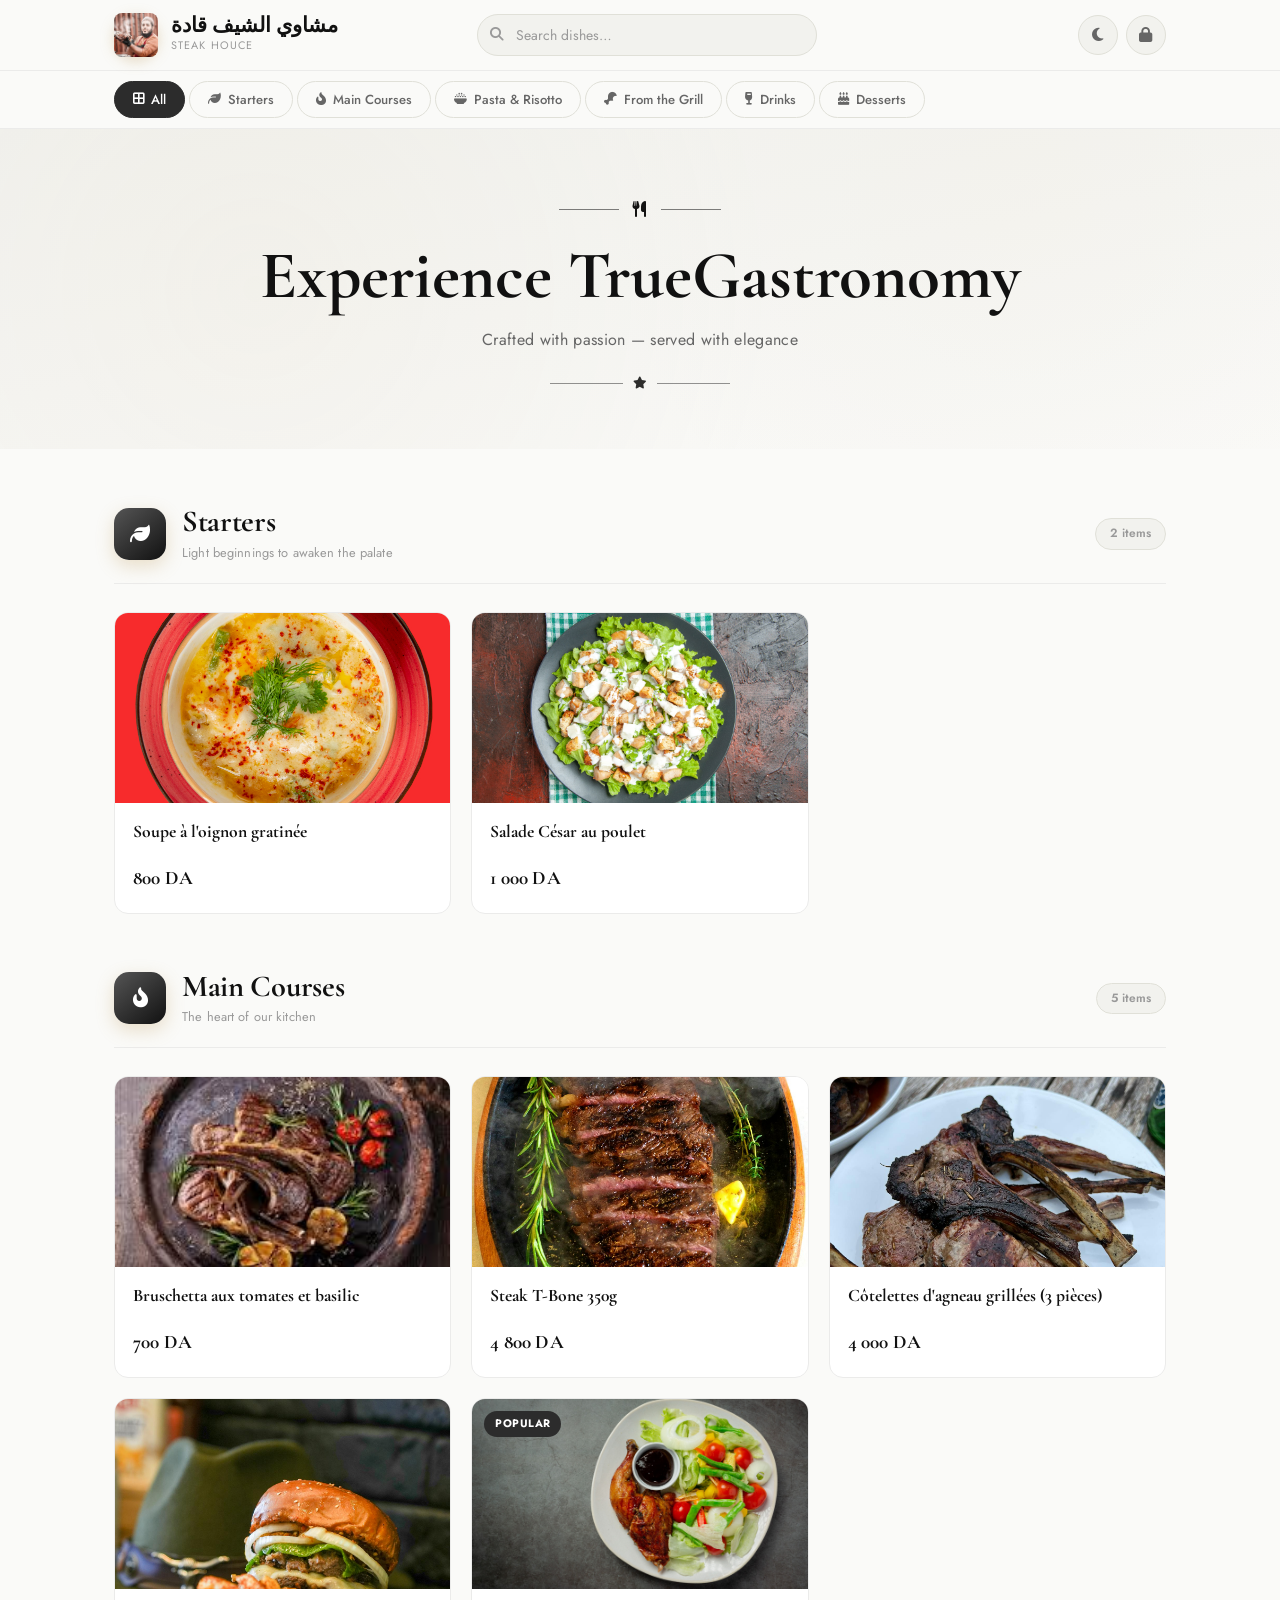
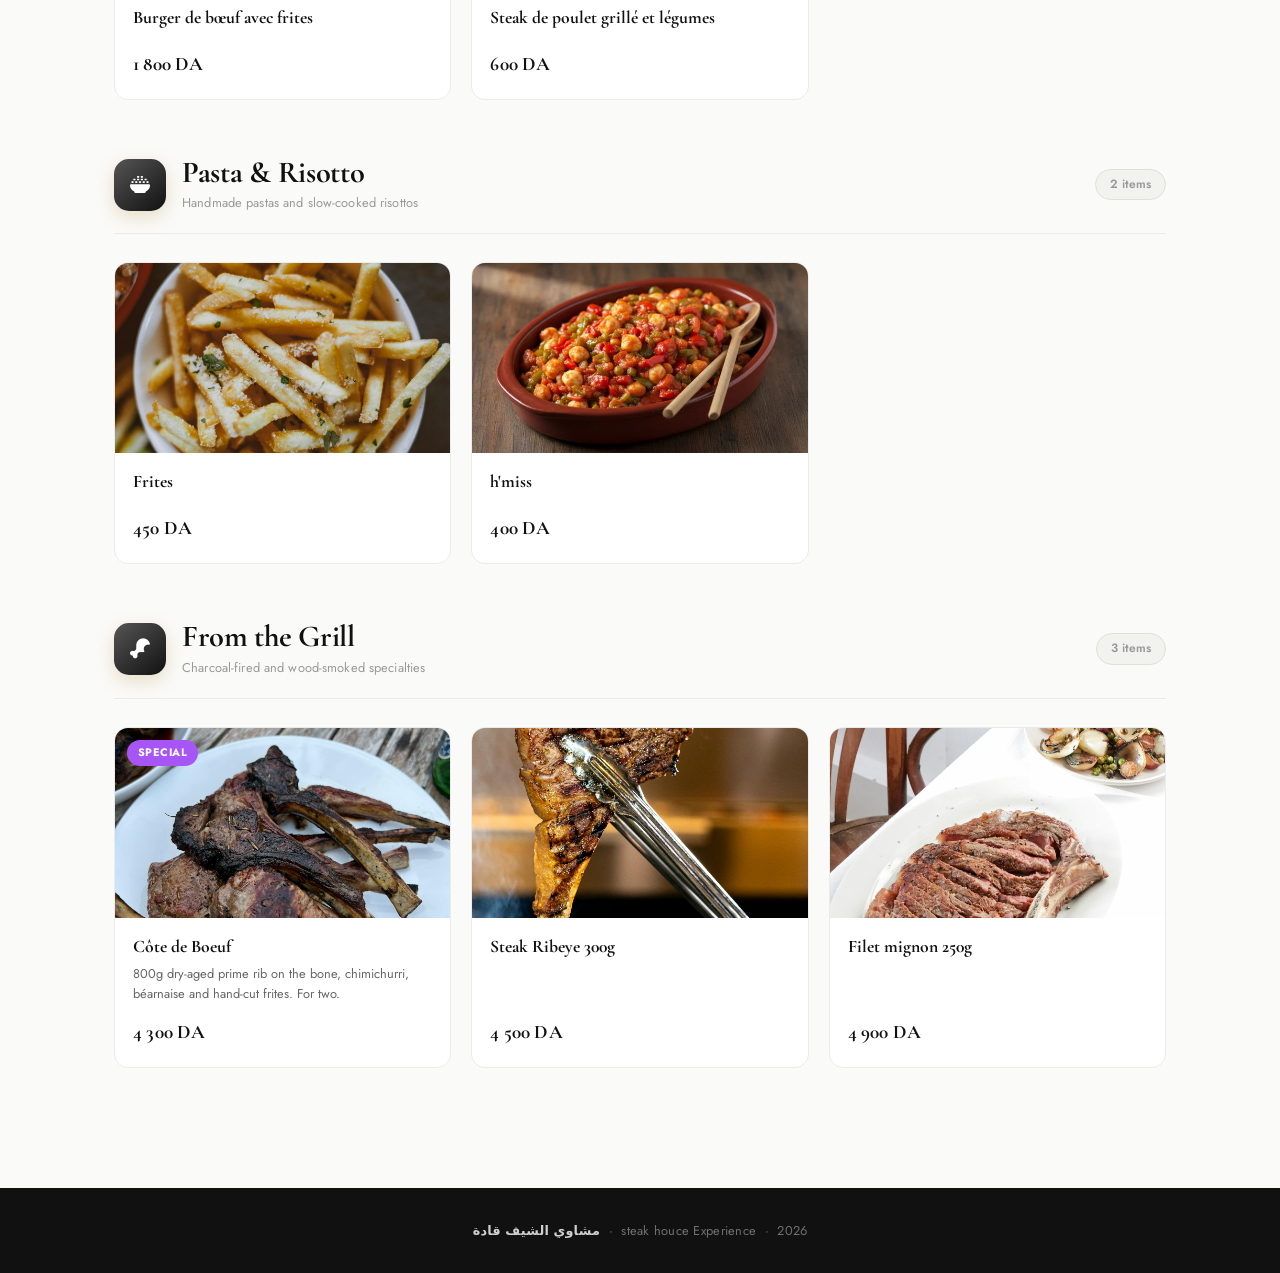
<file: index.html>
<!DOCTYPE html>
<html lang="en" data-theme="gold" data-mode="light">
<head>
<meta charset="UTF-8"/>
<meta name="viewport" content="width=device-width,initial-scale=1.0"/>
<meta name="description" content="Maison Élite – Fine Dining Menu"/>
<!-- Hard no-cache so GitHub Pages always serves the latest HTML too -->
<meta http-equiv="Cache-Control" content="no-cache, no-store, must-revalidate"/>
<meta http-equiv="Pragma" content="no-cache"/>
<meta http-equiv="Expires" content="0"/>
<title>Maison Élite – Menu</title>
<link rel="stylesheet" href="https://cdnjs.cloudflare.com/ajax/libs/font-awesome/6.5.0/css/all.min.css"/>
<link rel="stylesheet" href="assets/css/themes.css"/>
<link rel="stylesheet" href="assets/css/style.css"/>
</head>
<body>

<div id="toast-container"></div>

<!-- ── Header ── -->
<header class="site-header" id="site-header">
  <div class="header-inner">
    <a class="brand" href="index.html">
      <div class="brand-mark"><i class="fa-solid fa-utensils"></i></div>
      <div>
        <div class="brand-name">Maison Élite</div>
        <div class="brand-sub">Fine Dining</div>
      </div>
    </a>

    <div class="header-search">
      <i class="fa-solid fa-magnifying-glass"></i>
      <input type="search" id="menu-search" class="search-input"
             placeholder="Search dishes…" autocomplete="off"/>
    </div>

    <div class="header-actions">
      <button class="icon-btn" onclick="Menu.toggleDark()" title="Toggle dark mode">
        <i class="fa-solid fa-moon dark-icon" id="dark-icon"></i>
      </button>
      <a class="icon-btn" href="admin.html" title="Admin panel">
        <i class="fa-solid fa-lock"></i>
      </a>
    </div>
  </div>
</header>

<!-- ── Category nav ── -->
<nav class="cat-nav-bar" aria-label="Menu categories">
  <div class="cat-nav-inner" id="cat-nav"></div>
</nav>

<!-- ── Hero ── -->
<section class="menu-hero">
  <div class="hero-pattern"></div>
  <div class="hero-ornament">
    <span class="hero-ornament-line"></span>
    <i class="fa-solid fa-utensils"></i>
    <span class="hero-ornament-line"></span>
  </div>
  <h1 class="hero-title">Experience <em>True</em><br/>Gastronomy</h1>
  <p class="hero-sub">Crafted with passion — served with elegance</p>
  <div class="hero-divider"><i class="fa-solid fa-star"></i></div>
</section>

<!-- ── Loading state ── -->
<div id="menu-loading" class="menu-loading">
  <div class="spinner"></div>
  <p>Loading menu…</p>
</div>

<!-- ── Menu content ── -->
<main class="menu-content" id="menu-content" style="visibility:hidden">
  <div id="no-results" class="no-results hidden">
    <i class="fa-solid fa-face-frown-open"></i>
    <h3>Nothing found</h3>
    <p>No dishes match "<span id="search-term"></span>"</p>
  </div>
</main>

<!-- ── Footer ── -->
<footer class="site-footer">
  <strong>Maison Élite</strong> &nbsp;·&nbsp; Fine Dining Experience
  &nbsp;·&nbsp; <span id="yr"></span>
</footer>

<script src="assets/js/menu.js"></script>
<script>document.getElementById('yr').textContent = new Date().getFullYear();</script>
</body>
</html>
</file>
<file: assets/css/themes.css>
/* ============================================================
   MAISON ÉLITE — THEMES  |  assets/css/themes.css
   10 themes × 2 modes (light / dark)
   Applied via: <html data-theme="X" data-mode="light|dark">
   Base neutral variables (--cream, --ink, etc.) are overridden
   per theme. Accent colours (--gold, --gold-lt, --gold-dk) drive
   badges, pills, the hero ornament, price text, and all CTAs.
============================================================ */

/* ── 1. GOLD (default — classic fine dining) ── */
[data-theme="gold"][data-mode="light"] {
  --cream:        #f8f4ee;
  --cream-mid:    #f0e9dc;
  --cream-deep:   #e5d9c7;
  --gold:         #c09a5a;
  --gold-lt:      #d4b278;
  --gold-dk:      #8c6e38;
  --ink:          #1a1814;
  --ink-soft:     #3a342c;
  --ink-mid:      #6b6058;
  --ink-muted:    #9e9488;
  --white:        #ffffff;
  --border:       #ddd4c0;
  --border-lt:    #ece5d8;
  --sh-sm:        0 2px 8px  rgba(26,24,20,.07);
  --sh-md:        0 8px 28px rgba(26,24,20,.12);
  --sh-lg:        0 20px 56px rgba(26,24,20,.18);
  --hero-bg:      linear-gradient(170deg,#f0e9dc 0%,#f8f4ee 100%);
  --ff-display:   'Cormorant Garamond', Georgia, serif;
  --ff-body:      'Jost', system-ui, sans-serif;
}
[data-theme="gold"][data-mode="dark"] {
  --cream:        #161410;
  --cream-mid:    #1e1c17;
  --cream-deep:   #252118;
  --gold:         #c09a5a;
  --gold-lt:      #d4b278;
  --gold-dk:      #c09a5a;
  --ink:          #f0e8d8;
  --ink-soft:     #d4c8b4;
  --ink-mid:      #9e9282;
  --ink-muted:    #6e6458;
  --white:        #1e1c17;
  --border:       #2e2a22;
  --border-lt:    #282420;
  --sh-sm:        0 2px 8px  rgba(0,0,0,.3);
  --sh-md:        0 8px 28px rgba(0,0,0,.45);
  --sh-lg:        0 20px 56px rgba(0,0,0,.6);
  --hero-bg:      linear-gradient(170deg,#1e1c17 0%,#161410 100%);
  --ff-display:   'Cormorant Garamond', Georgia, serif;
  --ff-body:      'Jost', system-ui, sans-serif;
}

/* ── 2. ROUGE (deep red — French brasserie) ── */
[data-theme="rouge"][data-mode="light"] {
  --cream:        #fdf5f5;
  --cream-mid:    #f7e8e8;
  --cream-deep:   #edd8d8;
  --gold:         #c0373a;
  --gold-lt:      #d45a5d;
  --gold-dk:      #8c2224;
  --ink:          #1a0d0d;
  --ink-soft:     #3a1c1c;
  --ink-mid:      #6b4444;
  --ink-muted:    #9e7878;
  --white:        #ffffff;
  --border:       #e8cecd;
  --border-lt:    #f2e2e2;
  --sh-sm:        0 2px 8px  rgba(26,13,13,.07);
  --sh-md:        0 8px 28px rgba(26,13,13,.12);
  --sh-lg:        0 20px 56px rgba(26,13,13,.18);
  --hero-bg:      linear-gradient(170deg,#f7e8e8 0%,#fdf5f5 100%);
  --ff-display:   'Cormorant Garamond', Georgia, serif;
  --ff-body:      'Jost', system-ui, sans-serif;
}
[data-theme="rouge"][data-mode="dark"] {
  --cream:        #160c0c;
  --cream-mid:    #1e1010;
  --cream-deep:   #251515;
  --gold:         #d45a5d;
  --gold-lt:      #e07c7e;
  --gold-dk:      #d45a5d;
  --ink:          #f5e8e8;
  --ink-soft:     #d4b4b4;
  --ink-mid:      #9e7878;
  --ink-muted:    #6e5050;
  --white:        #1e1010;
  --border:       #2e1818;
  --border-lt:    #281414;
  --sh-sm:        0 2px 8px  rgba(0,0,0,.3);
  --sh-md:        0 8px 28px rgba(0,0,0,.45);
  --sh-lg:        0 20px 56px rgba(0,0,0,.6);
  --hero-bg:      linear-gradient(170deg,#1e1010 0%,#160c0c 100%);
  --ff-display:   'Cormorant Garamond', Georgia, serif;
  --ff-body:      'Jost', system-ui, sans-serif;
}

/* ── 3. FORÊT (forest green — garden bistro) ── */
[data-theme="foret"][data-mode="light"] {
  --cream:        #f4f8f2;
  --cream-mid:    #e6f0e3;
  --cream-deep:   #d4e5cf;
  --gold:         #3a7a46;
  --gold-lt:      #57a163;
  --gold-dk:      #285933;
  --ink:          #0d1a10;
  --ink-soft:     #1c3a22;
  --ink-mid:      #4a6b50;
  --ink-muted:    #7a9e80;
  --white:        #ffffff;
  --border:       #c8ddc6;
  --border-lt:    #deeedd;
  --sh-sm:        0 2px 8px  rgba(13,26,16,.07);
  --sh-md:        0 8px 28px rgba(13,26,16,.12);
  --sh-lg:        0 20px 56px rgba(13,26,16,.18);
  --hero-bg:      linear-gradient(170deg,#e6f0e3 0%,#f4f8f2 100%);
  --ff-display:   'Cormorant Garamond', Georgia, serif;
  --ff-body:      'Jost', system-ui, sans-serif;
}
[data-theme="foret"][data-mode="dark"] {
  --cream:        #0a100c;
  --cream-mid:    #101810;
  --cream-deep:   #152016;
  --gold:         #57a163;
  --gold-lt:      #75ba80;
  --gold-dk:      #57a163;
  --ink:          #e8f5ea;
  --ink-soft:     #b4d4b8;
  --ink-mid:      #7a9e80;
  --ink-muted:    #506858;
  --white:        #101810;
  --border:       #1a2c1c;
  --border-lt:    #152016;
  --sh-sm:        0 2px 8px  rgba(0,0,0,.3);
  --sh-md:        0 8px 28px rgba(0,0,0,.45);
  --sh-lg:        0 20px 56px rgba(0,0,0,.6);
  --hero-bg:      linear-gradient(170deg,#101810 0%,#0a100c 100%);
  --ff-display:   'Cormorant Garamond', Georgia, serif;
  --ff-body:      'Jost', system-ui, sans-serif;
}

/* ── 4. ARDOISE (slate blue — coastal seafood) ── */
[data-theme="ardoise"][data-mode="light"] {
  --cream:        #f2f5f8;
  --cream-mid:    #e3eaf2;
  --cream-deep:   #cfdae8;
  --gold:         #3a6494;
  --gold-lt:      #5a86b8;
  --gold-dk:      #284a70;
  --ink:          #0d1520;
  --ink-soft:     #1c2e42;
  --ink-mid:      #486080;
  --ink-muted:    #7898b8;
  --white:        #ffffff;
  --border:       #c4d4e8;
  --border-lt:    #dae6f2;
  --sh-sm:        0 2px 8px  rgba(13,21,32,.07);
  --sh-md:        0 8px 28px rgba(13,21,32,.12);
  --sh-lg:        0 20px 56px rgba(13,21,32,.18);
  --hero-bg:      linear-gradient(170deg,#e3eaf2 0%,#f2f5f8 100%);
  --ff-display:   'Cormorant Garamond', Georgia, serif;
  --ff-body:      'Jost', system-ui, sans-serif;
}
[data-theme="ardoise"][data-mode="dark"] {
  --cream:        #09101a;
  --cream-mid:    #0e1826;
  --cream-deep:   #142030;
  --gold:         #5a86b8;
  --gold-lt:      #7aa4d0;
  --gold-dk:      #5a86b8;
  --ink:          #e8f0f8;
  --ink-soft:     #b4c8e0;
  --ink-mid:      #7898b8;
  --ink-muted:    #507090;
  --white:        #0e1826;
  --border:       #182840;
  --border-lt:    #142030;
  --sh-sm:        0 2px 8px  rgba(0,0,0,.3);
  --sh-md:        0 8px 28px rgba(0,0,0,.45);
  --sh-lg:        0 20px 56px rgba(0,0,0,.6);
  --hero-bg:      linear-gradient(170deg,#0e1826 0%,#09101a 100%);
  --ff-display:   'Cormorant Garamond', Georgia, serif;
  --ff-body:      'Jost', system-ui, sans-serif;
}

/* ── 5. IVOIRE (ivory minimal — modern café) ── */
[data-theme="ivoire"][data-mode="light"] {
  --cream:        #fafaf8;
  --cream-mid:    #f2f2ee;
  --cream-deep:   #e8e8e2;
  --gold:         #2c2c2c;
  --gold-lt:      #555555;
  --gold-dk:      #111111;
  --ink:          #111111;
  --ink-soft:     #333333;
  --ink-mid:      #666666;
  --ink-muted:    #999999;
  --white:        #ffffff;
  --border:       #e0e0d8;
  --border-lt:    #ebebea;
  --sh-sm:        0 2px 8px  rgba(0,0,0,.05);
  --sh-md:        0 8px 28px rgba(0,0,0,.09);
  --sh-lg:        0 20px 56px rgba(0,0,0,.14);
  --hero-bg:      linear-gradient(170deg,#f2f2ee 0%,#fafaf8 100%);
  --ff-display:   'Cormorant Garamond', Georgia, serif;
  --ff-body:      'Jost', system-ui, sans-serif;
}
[data-theme="ivoire"][data-mode="dark"] {
  --cream:        #141414;
  --cream-mid:    #1c1c1c;
  --cream-deep:   #242424;
  --gold:         #d4d4d4;
  --gold-lt:      #e8e8e8;
  --gold-dk:      #d4d4d4;
  --ink:          #f0f0f0;
  --ink-soft:     #d0d0d0;
  --ink-mid:      #909090;
  --ink-muted:    #606060;
  --white:        #1c1c1c;
  --border:       #2c2c2c;
  --border-lt:    #242424;
  --sh-sm:        0 2px 8px  rgba(0,0,0,.3);
  --sh-md:        0 8px 28px rgba(0,0,0,.45);
  --sh-lg:        0 20px 56px rgba(0,0,0,.6);
  --hero-bg:      linear-gradient(170deg,#1c1c1c 0%,#141414 100%);
  --ff-display:   'Cormorant Garamond', Georgia, serif;
  --ff-body:      'Jost', system-ui, sans-serif;
}

/* ── 6. BRAISE (ember orange — steakhouse) ── */
[data-theme="braise"][data-mode="light"] {
  --cream:        #fdf6f0;
  --cream-mid:    #f8ece0;
  --cream-deep:   #f0dcc8;
  --gold:         #c86428;
  --gold-lt:      #e0864a;
  --gold-dk:      #9a4818;
  --ink:          #1a0e06;
  --ink-soft:     #3a2010;
  --ink-mid:      #6b4828;
  --ink-muted:    #9e7858;
  --white:        #ffffff;
  --border:       #e8d0b8;
  --border-lt:    #f2e4d0;
  --sh-sm:        0 2px 8px  rgba(26,14,6,.07);
  --sh-md:        0 8px 28px rgba(26,14,6,.12);
  --sh-lg:        0 20px 56px rgba(26,14,6,.18);
  --hero-bg:      linear-gradient(170deg,#f8ece0 0%,#fdf6f0 100%);
  --ff-display:   'Cormorant Garamond', Georgia, serif;
  --ff-body:      'Jost', system-ui, sans-serif;
}
[data-theme="braise"][data-mode="dark"] {
  --cream:        #160a04;
  --cream-mid:    #200e06;
  --cream-deep:   #2a1408;
  --gold:         #e0864a;
  --gold-lt:      #f0a470;
  --gold-dk:      #e0864a;
  --ink:          #f8ede0;
  --ink-soft:     #d4b898;
  --ink-mid:      #9e7858;
  --ink-muted:    #6e5038;
  --white:        #200e06;
  --border:       #301808;
  --border-lt:    #281206;
  --sh-sm:        0 2px 8px  rgba(0,0,0,.3);
  --sh-md:        0 8px 28px rgba(0,0,0,.45);
  --sh-lg:        0 20px 56px rgba(0,0,0,.6);
  --hero-bg:      linear-gradient(170deg,#200e06 0%,#160a04 100%);
  --ff-display:   'Cormorant Garamond', Georgia, serif;
  --ff-body:      'Jost', system-ui, sans-serif;
}

/* ── 7. LAVANDE (lavender — patisserie / brunch) ── */
[data-theme="lavande"][data-mode="light"] {
  --cream:        #f7f4fc;
  --cream-mid:    #ede6f8;
  --cream-deep:   #ded4f0;
  --gold:         #7048c0;
  --gold-lt:      #9470d8;
  --gold-dk:      #50309a;
  --ink:          #130d20;
  --ink-soft:     #281a40;
  --ink-mid:      #5a4878;
  --ink-muted:    #9080b0;
  --white:        #ffffff;
  --border:       #d8caf0;
  --border-lt:    #ece4f8;
  --sh-sm:        0 2px 8px  rgba(19,13,32,.07);
  --sh-md:        0 8px 28px rgba(19,13,32,.12);
  --sh-lg:        0 20px 56px rgba(19,13,32,.18);
  --hero-bg:      linear-gradient(170deg,#ede6f8 0%,#f7f4fc 100%);
  --ff-display:   'Cormorant Garamond', Georgia, serif;
  --ff-body:      'Jost', system-ui, sans-serif;
}
[data-theme="lavande"][data-mode="dark"] {
  --cream:        #0d0914;
  --cream-mid:    #140e1e;
  --cream-deep:   #1a1228;
  --gold:         #9470d8;
  --gold-lt:      #b090e8;
  --gold-dk:      #9470d8;
  --ink:          #f0eaf8;
  --ink-soft:     #c8b8e4;
  --ink-mid:      #9080b0;
  --ink-muted:    #605878;
  --white:        #140e1e;
  --border:       #241a38;
  --border-lt:    #1a1228;
  --sh-sm:        0 2px 8px  rgba(0,0,0,.3);
  --sh-md:        0 8px 28px rgba(0,0,0,.45);
  --sh-lg:        0 20px 56px rgba(0,0,0,.6);
  --hero-bg:      linear-gradient(170deg,#140e1e 0%,#0d0914 100%);
  --ff-display:   'Cormorant Garamond', Georgia, serif;
  --ff-body:      'Jost', system-ui, sans-serif;
}

/* ── 8. ROSÉ (blush pink — wine bar) ── */
[data-theme="rose"][data-mode="light"] {
  --cream:        #fdf5f7;
  --cream-mid:    #f8e8ed;
  --cream-deep:   #f0d4de;
  --gold:         #b84870;
  --gold-lt:      #d06890;
  --gold-dk:      #8a3055;
  --ink:          #1a0d12;
  --ink-soft:     #3a1824;
  --ink-mid:      #6b4055;
  --ink-muted:    #9e7085;
  --white:        #ffffff;
  --border:       #eac8d4;
  --border-lt:    #f4dde6;
  --sh-sm:        0 2px 8px  rgba(26,13,18,.07);
  --sh-md:        0 8px 28px rgba(26,13,18,.12);
  --sh-lg:        0 20px 56px rgba(26,13,18,.18);
  --hero-bg:      linear-gradient(170deg,#f8e8ed 0%,#fdf5f7 100%);
  --ff-display:   'Cormorant Garamond', Georgia, serif;
  --ff-body:      'Jost', system-ui, sans-serif;
}
[data-theme="rose"][data-mode="dark"] {
  --cream:        #14080d;
  --cream-mid:    #1e0e14;
  --cream-deep:   #28121c;
  --gold:         #d06890;
  --gold-lt:      #e088aa;
  --gold-dk:      #d06890;
  --ink:          #f8eaf0;
  --ink-soft:     #d4b0c4;
  --ink-mid:      #9e7085;
  --ink-muted:    #6e4860;
  --white:        #1e0e14;
  --border:       #301020;
  --border-lt:    #280c18;
  --sh-sm:        0 2px 8px  rgba(0,0,0,.3);
  --sh-md:        0 8px 28px rgba(0,0,0,.45);
  --sh-lg:        0 20px 56px rgba(0,0,0,.6);
  --hero-bg:      linear-gradient(170deg,#1e0e14 0%,#14080d 100%);
  --ff-display:   'Cormorant Garamond', Georgia, serif;
  --ff-body:      'Jost', system-ui, sans-serif;
}

/* ── 9. MINUIT (midnight — speakeasy / cocktail bar) ── */
[data-theme="minuit"][data-mode="light"] {
  --cream:        #f0f0f4;
  --cream-mid:    #e4e4ec;
  --cream-deep:   #d4d4e0;
  --gold:         #4040a0;
  --gold-lt:      #6060c0;
  --gold-dk:      #282878;
  --ink:          #08081a;
  --ink-soft:     #141430;
  --ink-mid:      #404068;
  --ink-muted:    #7070a0;
  --white:        #ffffff;
  --border:       #c8c8e0;
  --border-lt:    #dcdcee;
  --sh-sm:        0 2px 8px  rgba(8,8,26,.07);
  --sh-md:        0 8px 28px rgba(8,8,26,.12);
  --sh-lg:        0 20px 56px rgba(8,8,26,.18);
  --hero-bg:      linear-gradient(170deg,#e4e4ec 0%,#f0f0f4 100%);
  --ff-display:   'Cormorant Garamond', Georgia, serif;
  --ff-body:      'Jost', system-ui, sans-serif;
}
[data-theme="minuit"][data-mode="dark"] {
  --cream:        #06060e;
  --cream-mid:    #0c0c18;
  --cream-deep:   #121224;
  --gold:         #6060c0;
  --gold-lt:      #8080d8;
  --gold-dk:      #6060c0;
  --ink:          #e8e8f8;
  --ink-soft:     #b8b8d8;
  --ink-mid:      #7070a0;
  --ink-muted:    #484870;
  --white:        #0c0c18;
  --border:       #181830;
  --border-lt:    #121224;
  --sh-sm:        0 2px 8px  rgba(0,0,0,.35);
  --sh-md:        0 8px 28px rgba(0,0,0,.5);
  --sh-lg:        0 20px 56px rgba(0,0,0,.7);
  --hero-bg:      linear-gradient(170deg,#0c0c18 0%,#06060e 100%);
  --ff-display:   'Cormorant Garamond', Georgia, serif;
  --ff-body:      'Jost', system-ui, sans-serif;
}

/* ── 10. TERRA (terracotta — Mediterranean taverna) ── */
[data-theme="terra"][data-mode="light"] {
  --cream:        #faf4ef;
  --cream-mid:    #f4e8de;
  --cream-deep:   #e8d4c4;
  --gold:         #a05030;
  --gold-lt:      #c07050;
  --gold-dk:      #783820;
  --ink:          #1a0e08;
  --ink-soft:     #3a2015;
  --ink-mid:      #6b4830;
  --ink-muted:    #9e7860;
  --white:        #ffffff;
  --border:       #e0c8b4;
  --border-lt:    #eedece;
  --sh-sm:        0 2px 8px  rgba(26,14,8,.07);
  --sh-md:        0 8px 28px rgba(26,14,8,.12);
  --sh-lg:        0 20px 56px rgba(26,14,8,.18);
  --hero-bg:      linear-gradient(170deg,#f4e8de 0%,#faf4ef 100%);
  --ff-display:   'Cormorant Garamond', Georgia, serif;
  --ff-body:      'Jost', system-ui, sans-serif;
}
[data-theme="terra"][data-mode="dark"] {
  --cream:        #140a06;
  --cream-mid:    #1e100a;
  --cream-deep:   #28160e;
  --gold:         #c07050;
  --gold-lt:      #d89070;
  --gold-dk:      #c07050;
  --ink:          #f8ede4;
  --ink-soft:     #d4b8a8;
  --ink-mid:      #9e7860;
  --ink-muted:    #6e5040;
  --white:        #1e100a;
  --border:       #301808;
  --border-lt:    #281208;
  --sh-sm:        0 2px 8px  rgba(0,0,0,.3);
  --sh-md:        0 8px 28px rgba(0,0,0,.45);
  --sh-lg:        0 20px 56px rgba(0,0,0,.6);
  --hero-bg:      linear-gradient(170deg,#1e100a 0%,#140a06 100%);
  --ff-display:   'Cormorant Garamond', Georgia, serif;
  --ff-body:      'Jost', system-ui, sans-serif;
}

/* ── Hero gradient hookup ── */
.menu-hero {
  background: var(--hero-bg) !important;
}
</file>
<file: assets/css/style.css>
/* ============================================================
   MAISON ÉLITE — PUBLIC MENU  |  assets/css/style.css
============================================================ */

/* ── Fonts ── */
@import url('https://fonts.googleapis.com/css2?family=Cormorant+Garamond:ital,wght@0,400;0,600;0,700;1,400;1,600&family=Jost:wght@300;400;500;600&display=swap');

/* ── Variables ── */
/* Defined in themes.css — loaded before this file. Default: gold/light. */
:root {
  --r:    14px;
  --r-sm: 9px;
  --t:    .26s cubic-bezier(.4,0,.2,1);
}

/* ── Reset ── */
*,*::before,*::after{box-sizing:border-box;margin:0;padding:0}
html{scroll-behavior:smooth;font-size:16px}
body{font-family:var(--ff-body);background:var(--cream);color:var(--ink);line-height:1.65;overflow-x:hidden;transition:background .3s,color .3s}
img{display:block;max-width:100%}
button{cursor:pointer;border:none;background:none;font-family:inherit}
a{text-decoration:none;color:inherit}

/* ── Utilities ── */
.hidden{display:none!important}

/* ── Toast ── */
#toast-container{position:fixed;bottom:28px;right:28px;z-index:9999;display:flex;flex-direction:column;gap:10px;pointer-events:none}
.toast{display:flex;align-items:center;gap:10px;padding:13px 20px;border-radius:10px;background:var(--ink);color:var(--cream);font-size:.875rem;font-weight:500;box-shadow:var(--sh-lg);animation:toastIn .35s cubic-bezier(.175,.885,.32,1.275) forwards;pointer-events:all;max-width:300px;border:1px solid rgba(255,255,255,.08)}
[data-mode="dark"] .toast{border-color:var(--border)}
.toast.success i{color:#6ee7a0}.toast.error i{color:#f87171}.toast.info i{color:var(--gold-lt)}
.toast.out{animation:toastOut .3s ease forwards}
@keyframes toastIn{from{opacity:0;transform:translateX(36px) scale(.9)}to{opacity:1;transform:none}}
@keyframes toastOut{to{opacity:0;transform:translateX(36px) scale(.85)}}

/* ── Header ── */
.site-header{position:sticky;top:0;z-index:200;background:var(--cream);border-bottom:1px solid var(--border-lt);transition:box-shadow .3s,background .3s}
.site-header.scrolled{box-shadow:var(--sh-md)}
.header-inner{display:flex;align-items:center;padding:0 24px;height:70px;max-width:1100px;margin:0 auto;gap:16px}
.brand{display:flex;align-items:center;gap:13px;flex-shrink:0}
.brand-mark{width:44px;height:44px;border-radius:50%;background:linear-gradient(145deg,var(--gold-lt),var(--gold-dk));display:flex;align-items:center;justify-content:center;color:#fff;font-size:1.05rem;flex-shrink:0;box-shadow:0 4px 14px rgba(192,154,90,.35)}
.brand-name{font-family:var(--ff-display);font-size:1.3rem;font-weight:700;line-height:1.1}
.brand-sub{font-size:.68rem;color:var(--ink-muted);text-transform:uppercase;letter-spacing:.1em}
.header-search{flex:1;max-width:340px;margin:0 auto;position:relative}
.header-search i{position:absolute;left:13px;top:50%;transform:translateY(-50%);color:var(--ink-muted);font-size:.85rem;pointer-events:none}
.search-input{width:100%;padding:10px 16px 10px 38px;border-radius:50px;border:1.5px solid var(--border);background:var(--cream-mid);color:var(--ink);font-size:.875rem;outline:none;transition:var(--t);font-family:var(--ff-body)}
.search-input::placeholder{color:var(--ink-muted)}
.search-input:focus{border-color:var(--gold);background:var(--white);box-shadow:0 0 0 3px rgba(192,154,90,.15)}
.header-actions{display:flex;align-items:center;gap:8px;margin-left:auto;flex-shrink:0}
.icon-btn{width:40px;height:40px;border-radius:50%;border:1.5px solid var(--border);background:var(--cream-mid);color:var(--ink-mid);display:flex;align-items:center;justify-content:center;font-size:.95rem;transition:var(--t);flex-shrink:0;text-decoration:none}
.icon-btn:hover{background:var(--gold);color:#fff;border-color:var(--gold)}

/* ── Category strip ── */
.cat-nav-bar{background:var(--cream);border-bottom:1px solid var(--border-lt);overflow-x:auto;scrollbar-width:none;-webkit-overflow-scrolling:touch;transition:background .3s}
.cat-nav-bar::-webkit-scrollbar{display:none}
.cat-nav-inner{display:flex;gap:4px;padding:10px 24px;max-width:1100px;margin:0 auto;white-space:nowrap}
.cat-pill{flex-shrink:0;display:flex;align-items:center;gap:7px;padding:8px 18px;border-radius:50px;border:1.5px solid var(--border);background:transparent;color:var(--ink-mid);font-size:.82rem;font-weight:500;font-family:var(--ff-body);transition:var(--t);cursor:pointer}
.cat-pill i{font-size:.8rem}
.cat-pill:hover{border-color:var(--gold);color:var(--gold-dk);background:rgba(192,154,90,.07)}
.cat-pill.active{background:var(--gold);border-color:var(--gold);color:#fff}

/* ── Hero ── */
.menu-hero{position:relative;overflow:hidden;text-align:center;padding:72px 24px 60px;background:var(--hero-bg)}
.hero-pattern{position:absolute;inset:0;opacity:.5;background-image:radial-gradient(circle at 20% 50%,rgba(192,154,90,.08) 0%,transparent 50%),radial-gradient(circle at 80% 20%,rgba(192,154,90,.06) 0%,transparent 40%);pointer-events:none}
.hero-ornament{display:flex;align-items:center;justify-content:center;gap:14px;margin-bottom:22px}
.hero-ornament-line{width:60px;height:1px;background:var(--gold);opacity:.6}
.hero-title{font-family:var(--ff-display);font-size:clamp(2.6rem,7vw,4.2rem);font-weight:700;line-height:1.1;position:relative}
.hero-title em{color:var(--gold);font-style:italic}
.hero-sub{margin-top:14px;color:var(--ink-mid);font-size:1rem;letter-spacing:.02em;position:relative}
.hero-divider{display:flex;align-items:center;gap:10px;justify-content:center;margin:24px auto 0;max-width:180px}
.hero-divider::before,.hero-divider::after{content:'';flex:1;height:1px;background:var(--gold);opacity:.5}
.hero-divider i{color:var(--gold);font-size:.75rem}

/* ── Loading state ── */
.menu-loading{text-align:center;padding:80px 24px;color:var(--ink-muted)}
.menu-loading .spinner{width:40px;height:40px;border:3px solid var(--border);border-top-color:var(--gold);border-radius:50%;animation:spin .8s linear infinite;margin:0 auto 20px}
@keyframes spin{to{transform:rotate(360deg)}}
.menu-loading p{font-size:.9rem}

/* ── No results ── */
.no-results{text-align:center;padding:80px 20px;color:var(--ink-muted)}
.no-results i{font-size:2.8rem;margin-bottom:18px;display:block;opacity:.5}
.no-results h3{font-family:var(--ff-display);font-size:1.5rem;margin-bottom:8px;color:var(--ink-soft)}
.no-results p{font-size:.9rem}

/* ── Menu content ── */
.menu-content{max-width:1100px;margin:0 auto;padding:0 24px 120px}

/* ── Category section ── */
.cat-section{padding-top:56px;animation:fadeUp .45s ease both}
.cat-header{display:flex;align-items:flex-end;justify-content:space-between;margin-bottom:28px;padding-bottom:20px;border-bottom:1px solid var(--border-lt);gap:12px;flex-wrap:wrap}
.cat-header-left{display:flex;align-items:center;gap:16px}
.cat-icon-badge{width:52px;height:52px;border-radius:15px;background:linear-gradient(140deg,var(--gold-lt),var(--gold-dk));display:flex;align-items:center;justify-content:center;color:#fff;font-size:1.25rem;box-shadow:0 6px 18px rgba(192,154,90,.3);flex-shrink:0}
.cat-title{font-family:var(--ff-display);font-size:1.9rem;font-weight:700;line-height:1.1;letter-spacing:-.01em}
.cat-desc{font-size:.8rem;color:var(--ink-muted);margin-top:3px;letter-spacing:.01em}
.cat-item-count{font-size:.75rem;font-weight:600;color:var(--ink-muted);background:var(--cream-mid);border:1px solid var(--border);padding:5px 14px;border-radius:50px;flex-shrink:0;align-self:center}

/* ── Items grid ── */
.items-grid{display:grid;grid-template-columns:repeat(auto-fill,minmax(280px,1fr));gap:20px}

/* ── Menu card ── */
.menu-card{background:var(--white);border-radius:var(--r);border:1px solid var(--border-lt);overflow:hidden;transition:transform var(--t),box-shadow var(--t);position:relative;display:flex;flex-direction:column}
.menu-card:hover{transform:translateY(-5px);box-shadow:var(--sh-lg)}
.menu-card.unavailable{opacity:.6}
.card-img-wrap{position:relative;height:190px;overflow:hidden;background:var(--cream-deep);flex-shrink:0}
.card-img-wrap img{width:100%;height:100%;object-fit:cover;transition:transform .55s ease}
.menu-card:hover .card-img-wrap img{transform:scale(1.07)}
.img-fallback{position:absolute;inset:0;display:none;align-items:center;justify-content:center;flex-direction:column;gap:8px;color:var(--ink-muted);font-size:.8rem}
.img-fallback i{font-size:2rem;opacity:.35}
.card-img-wrap.fallback-active img{opacity:0}
.card-img-wrap.fallback-active .img-fallback{display:flex}
.card-badge{position:absolute;top:12px;left:12px;padding:4px 11px;border-radius:50px;font-size:.68rem;font-weight:700;letter-spacing:.04em;text-transform:uppercase}
.badge-popular{background:var(--gold);color:#fff}
.badge-new{background:#22c55e;color:#fff}
.badge-special{background:#a855f7;color:#fff}
.oos-overlay{position:absolute;inset:0;background:rgba(10,8,6,.52);backdrop-filter:blur(3px);display:flex;align-items:center;justify-content:center}
.oos-label{background:rgba(0,0,0,.75);color:#fff;font-size:.72rem;font-weight:700;letter-spacing:.06em;text-transform:uppercase;padding:7px 16px;border-radius:50px;border:1px solid rgba(255,255,255,.18)}
.card-body{padding:18px;display:flex;flex-direction:column;flex:1}
.card-name{font-family:var(--ff-display);font-size:1.1rem;font-weight:700;line-height:1.2;margin-bottom:7px}
.card-desc{font-size:.8rem;color:var(--ink-mid);line-height:1.55;display:-webkit-box;-webkit-line-clamp:2;-webkit-box-orient:vertical;overflow:hidden;flex:1;margin-bottom:14px}
.card-footer{display:flex;align-items:center;justify-content:space-between}
.card-price{font-family:var(--ff-display);font-size:1.2rem;font-weight:700;color:var(--gold-dk);letter-spacing:.01em}
[data-mode="dark"] .card-price{color:var(--gold-lt)}

/* ── Footer ── */
.site-footer{background:var(--ink);color:rgba(255,255,255,.4);text-align:center;padding:32px 24px;font-size:.8rem;letter-spacing:.02em}
.site-footer strong{color:rgba(255,255,255,.8)}

/* ── Responsive ── */
@media(max-width:640px){
  .header-inner{padding:0 16px;height:62px}
  .header-search{display:none}
  .cat-nav-inner{padding:10px 16px}
  .menu-hero{padding:52px 16px 44px}
  .menu-content{padding:0 14px 80px}
  .items-grid{grid-template-columns:1fr 1fr;gap:14px}
  .card-img-wrap{height:150px}
  .cat-header{flex-direction:column;align-items:flex-start}
}
@media(max-width:400px){.items-grid{grid-template-columns:1fr}}

@keyframes fadeUp{from{opacity:0;transform:translateY(18px)}to{opacity:1;transform:none}}

/* ── Branding: logo image in header ── */
.brand-logo-img {
  width: 44px;
  height: 44px;
  object-fit: contain;
  border-radius: 8px;
}
</file>
